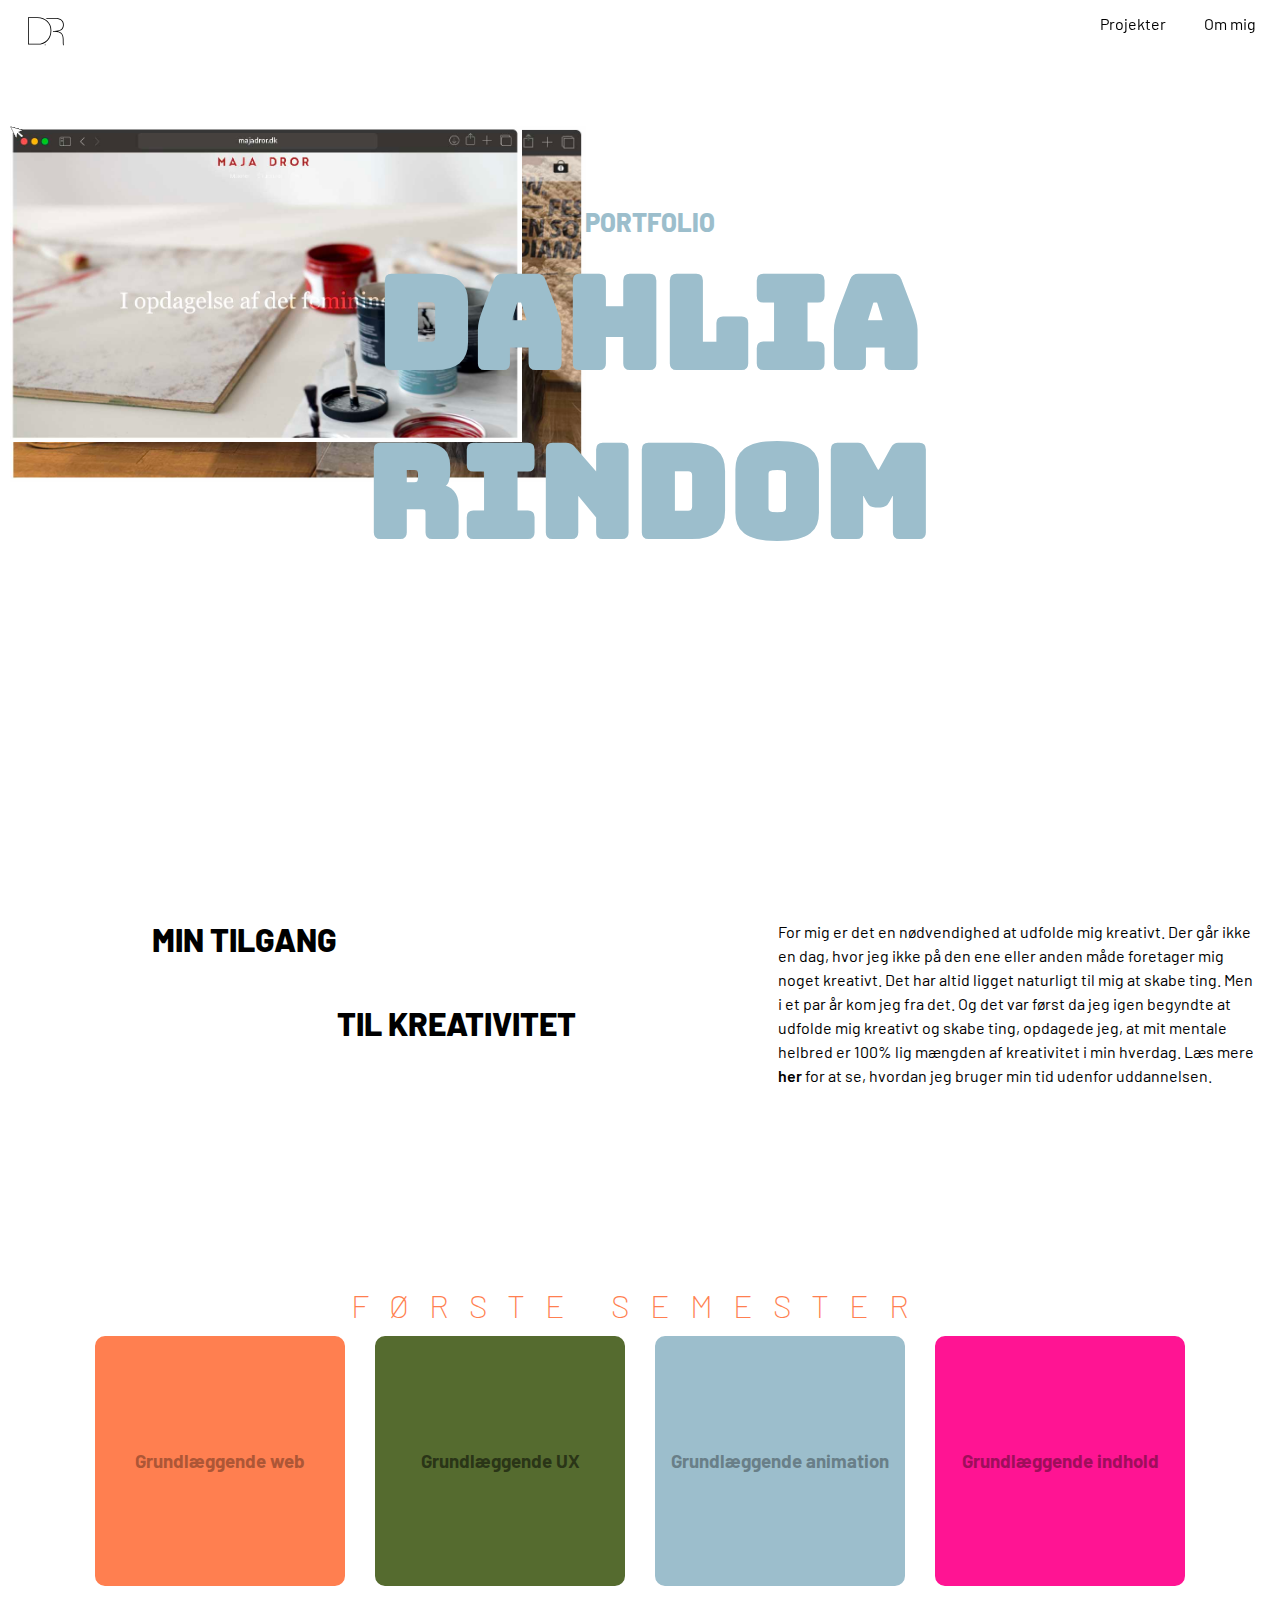
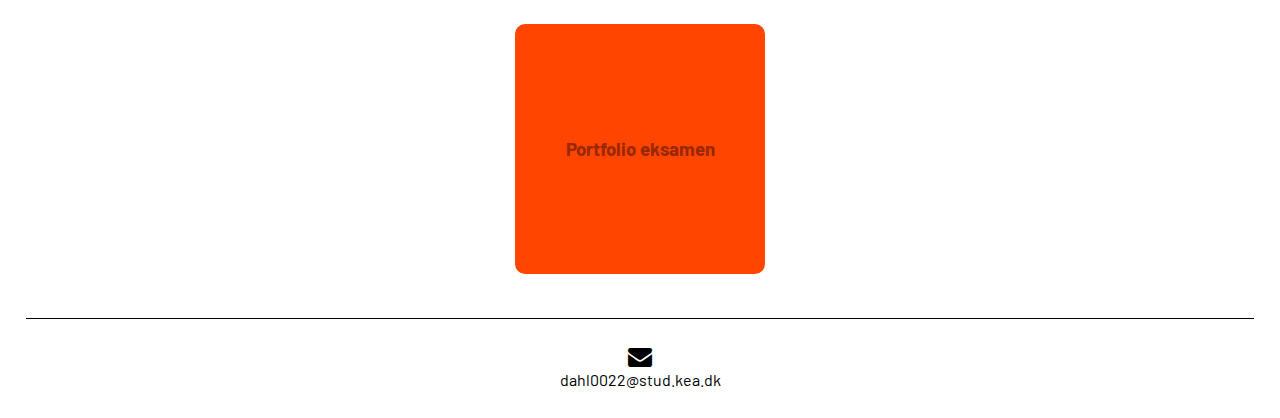
<file: index.html>
<!DOCTYPE html>
<html lang="da">
  <head>
    <meta charset="UTF-8" />
    <meta http-equiv="X-UA-Compatible" content="IE=edge" />
    <meta name="viewport" content="width=device-width, initial-scale=1.0" />
    <title>Eksamen</title>
    <link rel="stylesheet" href="mutual.css" />
    <link rel="stylesheet" href="index.css" />
    <link rel="preconnect" href="https://fonts.googleapis.com" />
    <link rel="preconnect" href="https://fonts.gstatic.com" crossorigin />
    <link
      href="https://fonts.googleapis.com/css2?family=Barlow:wght@100;200;300;400;500&display=swap"
      rel="stylesheet"
    />
    <link rel="preconnect" href="https://fonts.googleapis.com" />
    <link rel="preconnect" href="https://fonts.gstatic.com" crossorigin />
    <link
      href="https://fonts.googleapis.com/css2?family=Rock+3D&display=swap"
      rel="stylesheet"
    />
    <link rel="preconnect" href="https://fonts.googleapis.com" />
    <link rel="preconnect" href="https://fonts.gstatic.com" crossorigin />
    <link
      href="https://fonts.googleapis.com/css2?family=Bungee+Inline&display=swap"
      rel="stylesheet"
    />
    <link
      rel="stylesheet"
      href="https://cdnjs.cloudflare.com/ajax/libs/font-awesome/4.7.0/css/font-awesome.min.css"
    />
    <link rel="icon" type="image/x-icon" href="img/favicon.svg" />
  </head>
  <body>
    <nav>
      <a href="index.html" class="logo"
        ><img src="img/logo.svg" alt="logo"
      /></a>
      <a href="om.html">Om mig</a>
      <a href="projekter.html">Projekter</a>
    </nav>

    <main>
      <div id="screen">
        <div class="section_wrapper">
          <div class="overskrift">
            <h2>Portfolio</h2>
            <h1>Dahlia Rindom</h1>
          </div>
          <div id="projekt1_container" class="projekt1">
            <div id="projekt1_sprite"></div>
          </div>
          <div id="projekt2_container" class="projekt2">
            <div id="projekt2_sprite"></div>
          </div>
          <div id="projekt3_container" class="projekt3">
            <div id="projekt3_sprite"></div>
          </div>
          <div id="projekt4_container" class="projekt4">
            <div id="projekt4_sprite"></div>
          </div>
          <div id="mus_container" class="mus">
            <div id="mus_sprite"></div>
          </div>
          <div id="mus2_container" class="mus2">
            <div id="mus2_sprite"></div>
          </div>
          <div id="mus3_container" class="mus3">
            <div id="mus3_sprite"></div>
          </div>
          <div id="mus4_container" class="mus4">
            <div id="mus4_sprite"></div>
          </div>
        </div>
      </div>
      <div id="section_2">
        <div class="section_wrapper">
          <div class="left">
            <h2 class="op">Min tilgang</h2>
            <h2 class="ned">til kreativitet</h2>
          </div>
          <div class="right">
            <p>
              For mig er det en nødvendighed at udfolde mig kreativt. Der går
              ikke en dag, hvor jeg ikke på den ene eller anden måde foretager
              mig noget kreativt. Det har altid ligget naturligt til mig at
              skabe ting. Men i et par år kom jeg fra det. Og det var først da
              jeg igen begyndte at udfolde mig kreativt og skabe ting, opdagede
              jeg, at mit mentale helbred er 100% lig mængden af kreativitet i
              min hverdag. Læs mere <a class="link" href="om.html">her</a> for
              at se, hvordan jeg bruger min tid udenfor uddannelsen.
            </p>
          </div>
        </div>
      </div>
      <div id="section_3">
        <h2>Første semester</h2>
        <section class="foerste_sem_projekter">
          <a href="tema1.html">
            <div class="tema tema_1"><h3>Grundlæggende web</h3></div></a
          >
          <a href="tema2.html">
            <div class="tema tema_2"><h3>Grundlæggende UX</h3></div></a
          >
          <a href="tema3.html">
            <div class="tema tema_3"><h3>Grundlæggende animation</h3></div></a
          >
          <a href="tema4.html">
            <div class="tema tema_4"><h3>Grundlæggende indhold</h3></div></a
          >
          <a href="tema5.html">
            <div class="tema tema_5"><h3>Portfolio eksamen</h3></div></a
          >
        </section>
      </div>
    </main>
    <footer>
      <i class="fa fa-envelope" style="font-size: 24px"></i>
      <p>dahl0022@stud.kea.dk</p>
    </footer>
  </body>
</html>
</file>
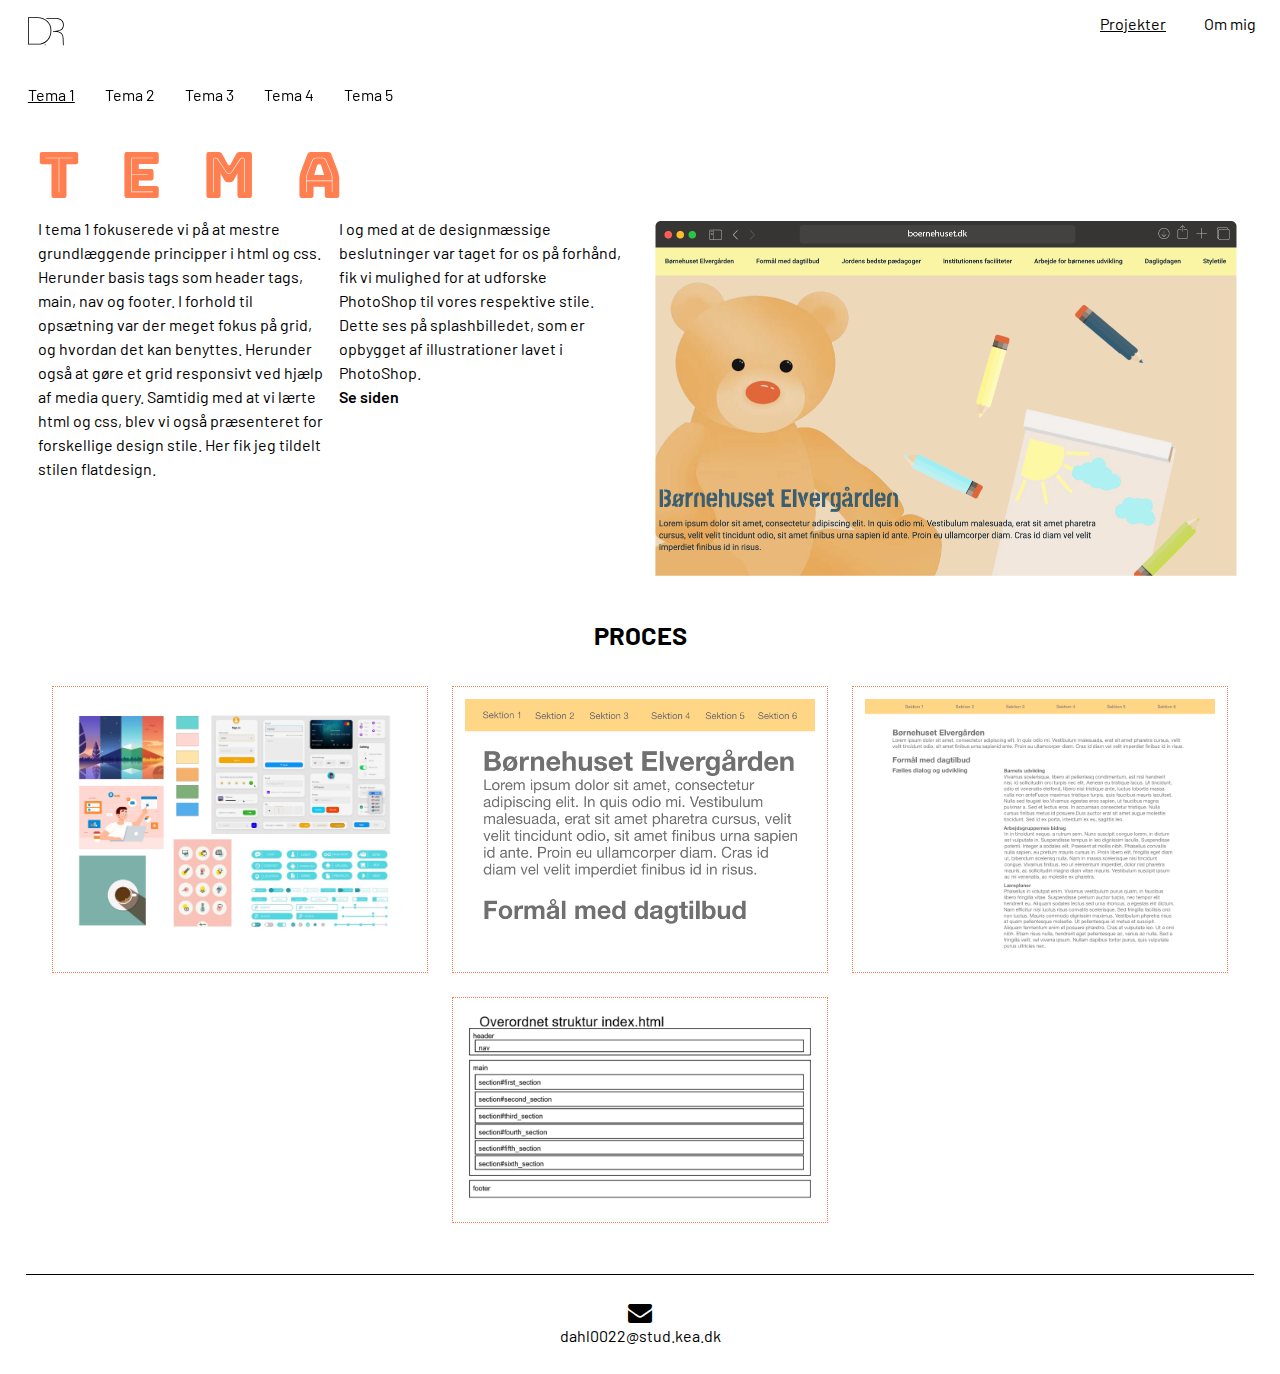
<file: tema1.html>
<!DOCTYPE html>
<html lang="da">
  <head>
    <meta charset="UTF-8" />
    <meta http-equiv="X-UA-Compatible" content="IE=edge" />
    <meta name="viewport" content="width=device-width, initial-scale=1.0" />
    <title>Eksamen</title>
    <link rel="stylesheet" href="mutual.css" />
    <link rel="stylesheet" href="tema1.css" />
    <link rel="preconnect" href="https://fonts.googleapis.com" />
    <link rel="preconnect" href="https://fonts.gstatic.com" crossorigin />
    <link
      href="https://fonts.googleapis.com/css2?family=Barlow:wght@100;200;300;400;500&display=swap"
      rel="stylesheet"
    />
    <link
      href="https://fonts.googleapis.com/css2?family=Bungee+Inline&display=swap"
      rel="stylesheet"
    />
    <link
      rel="stylesheet"
      href="https://cdnjs.cloudflare.com/ajax/libs/font-awesome/4.7.0/css/font-awesome.min.css"
    />
    <link rel="icon" type="image/x-icon" href="img/favicon.svg" />
  </head>

  <body>
    <nav>
      <a href="index.html" class="logo"
        ><img src="img/logo.svg" alt="logo"
      /></a>
      <a href="om.html">Om mig</a>
      <a href="projekter.html" class="location">Projekter</a>
    </nav>
    <main>
      <header class="lokal">
        <nav>
          <ul>
            <li><a href="tema1.html" class="location">Tema 1</a></li>
            <li><a href="tema2.html">Tema 2</a></li>
            <li><a href="tema3.html">Tema 3</a></li>
            <li><a href="tema4.html">Tema 4</a></li>
            <li><a href="tema5.html">Tema 5</a></li>
          </ul>
        </nav>
      </header>
      <div id="section_1">
        <h1>Tema</h1>
        <div class="section_wrapper">
          <div class="tekst">
            <div>
              <p>
                I tema 1 fokuserede vi på at mestre grundlæggende principper i
                html og css. Herunder basis tags som header tags, main, nav og
                footer. I forhold til opsætning var der meget fokus på grid, og
                hvordan det kan benyttes. Herunder også at gøre et grid
                responsivt ved hjælp af media query. Samtidig med at vi lærte
                html og css, blev vi også præsenteret for forskellige design
                stile. Her fik jeg tildelt stilen flatdesign.
              </p>
            </div>
            <div>
              <p>
                I og med at de designmæssige beslutninger var taget for os på
                forhånd, fik vi mulighed for at udforske PhotoShop til vores
                respektive stile. Dette ses på splashbilledet, som er opbygget
                af illustrationer lavet i PhotoShop.
                <br />
                <a
                  href="http://dahliarindom.dk/kea/02_web/04_responsive/responsive_site_v2/"
                  class="link"
                  >Se siden</a
                >
              </p>
            </div>
          </div>
          <img src="img/projekt1.png" alt="projekt1" />
        </div>
      </div>
      <div id="section_2">
        <h2>Proces</h2>
        <div class="section_wrapper">
          <div class="streg">
            <img src="img/moodboard_tema1.png" alt="moodboard" />
          </div>
          <div class="streg">
            <img src="img/mockup_telefon.png" alt="mockup telefon" />
          </div>
          <div class="streg">
            <img src="img/mockup_computer.png" alt="mockup computer" />
          </div>
          <div class="streg">
            <img src="img/layoutdiagram.png" alt="layout diagram" />
          </div>
        </div>
      </div>
    </main>
    <footer>
      <i class="fa fa-envelope" style="font-size: 24px"></i>
      <p>dahl0022@stud.kea.dk</p>
    </footer>
  </body>
</html>
</file>
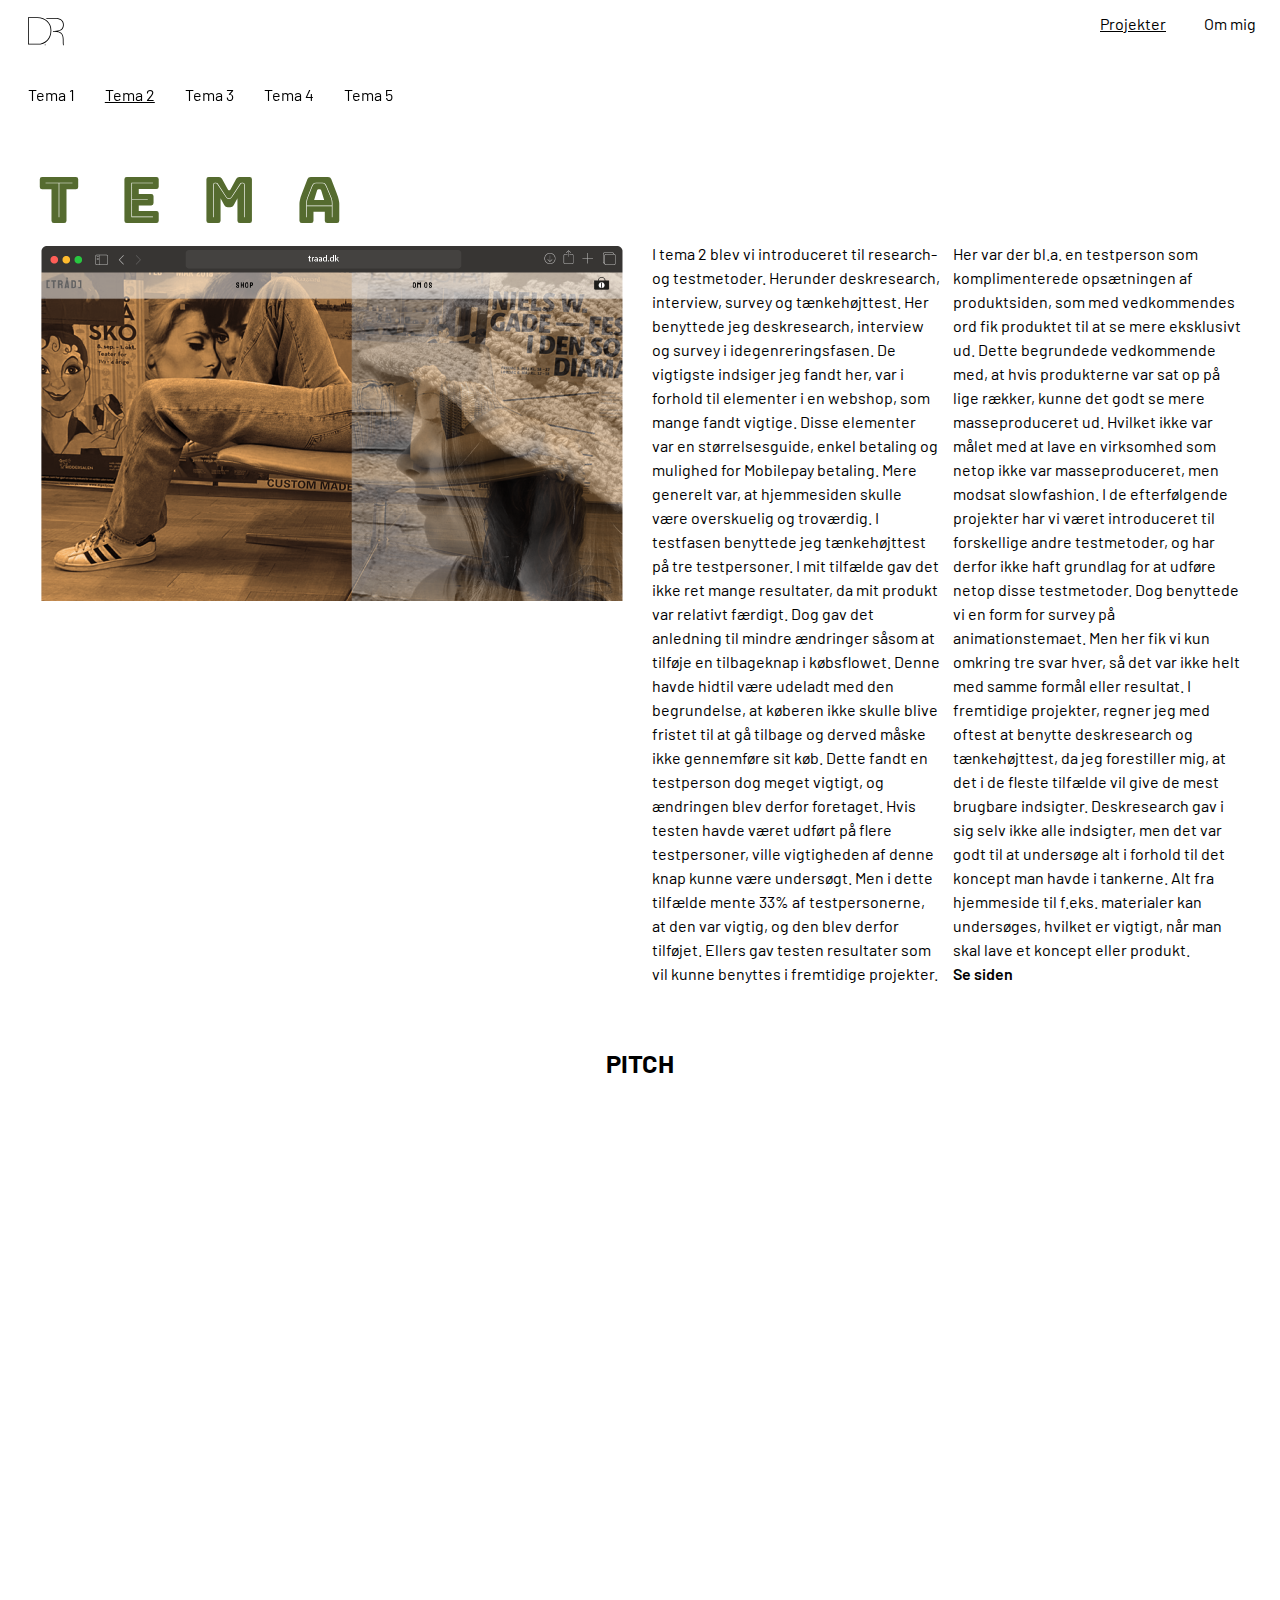
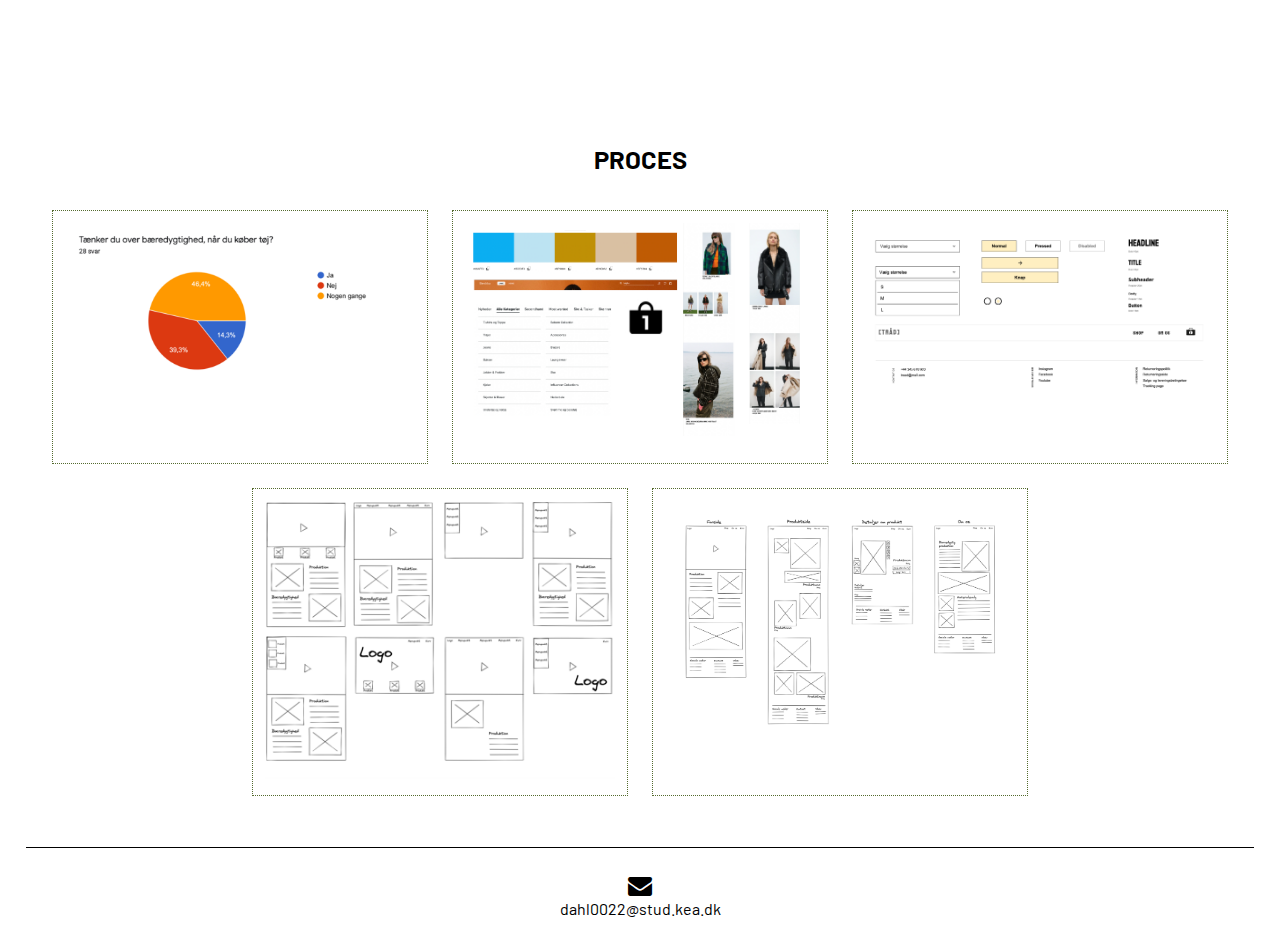
<file: tema2.html>
<!DOCTYPE html>
<html lang="da">
  <head>
    <meta charset="UTF-8" />
    <meta http-equiv="X-UA-Compatible" content="IE=edge" />
    <meta name="viewport" content="width=device-width, initial-scale=1.0" />
    <title>Eksamen</title>
    <link rel="stylesheet" href="mutual.css" />
    <link rel="stylesheet" href="tema2.css" />
    <link rel="preconnect" href="https://fonts.googleapis.com" />
    <link rel="preconnect" href="https://fonts.gstatic.com" crossorigin />
    <link
      href="https://fonts.googleapis.com/css2?family=Barlow:wght@100;200;300;400;500&display=swap"
      rel="stylesheet"
    />
    <link
      href="https://fonts.googleapis.com/css2?family=Bungee+Inline&display=swap"
      rel="stylesheet"
    />
    <link
      rel="stylesheet"
      href="https://cdnjs.cloudflare.com/ajax/libs/font-awesome/4.7.0/css/font-awesome.min.css"
    />
    <link rel="icon" type="image/x-icon" href="img/favicon.svg" />
  </head>
  <body>
    <nav>
      <a href="index.html" class="logo"
        ><img src="img/logo.svg" alt="logo"
      /></a>
      <a href="om.html">Om mig</a>
      <a href="projekter.html" class="location">Projekter</a>
    </nav>
    <main>
      <header class="lokal">
        <nav>
          <ul>
            <li><a href="tema1.html">Tema 1</a></li>
            <li><a href="tema2.html" class="location">Tema 2</a></li>
            <li><a href="tema3.html">Tema 3</a></li>
            <li><a href="tema4.html">Tema 4</a></li>
            <li><a href="tema5.html">Tema 5</a></li>
          </ul>
        </nav>
      </header>

      <div id="section_1">
        <h1>Tema</h1>
        <div class="section_wrapper">
          <img src="img/projekt2.png" alt="projekt2" />
          <div class="tekst">
            <div>
              <p>
                I tema 2 blev vi introduceret til research- og testmetoder.
                Herunder deskresearch, interview, survey og tænkehøjttest. Her
                benyttede jeg deskresearch, interview og survey i
                idegenreringsfasen. De vigtigste indsiger jeg fandt her, var i
                forhold til elementer i en webshop, som mange fandt vigtige.
                Disse elementer var en størrelsesguide, enkel betaling og
                mulighed for Mobilepay betaling. Mere generelt var, at
                hjemmesiden skulle være overskuelig og troværdig. I testfasen
                benyttede jeg tænkehøjttest på tre testpersoner. I mit tilfælde
                gav det ikke ret mange resultater, da mit produkt var relativt
                færdigt. Dog gav det anledning til mindre ændringer såsom at
                tilføje en tilbageknap i købsflowet. Denne havde hidtil være
                udeladt med den begrundelse, at køberen ikke skulle blive
                fristet til at gå tilbage og derved måske ikke gennemføre sit
                køb. Dette fandt en testperson dog meget vigtigt, og ændringen
                blev derfor foretaget. Hvis testen havde været udført på flere
                testpersoner, ville vigtigheden af denne knap kunne være
                undersøgt. Men i dette tilfælde mente 33% af testpersonerne, at
                den var vigtig, og den blev derfor tilføjet. Ellers gav testen
                resultater som vil kunne benyttes i fremtidige projekter.
              </p>
            </div>
            <div>
              <p>
                Her var der bl.a. en testperson som komplimenterede opsætningen
                af produktsiden, som med vedkommendes ord fik produktet til at
                se mere eksklusivt ud. Dette begrundede vedkommende med, at hvis
                produkterne var sat op på lige rækker, kunne det godt se mere
                masseproduceret ud. Hvilket ikke var målet med at lave en
                virksomhed som netop ikke var masseproduceret, men modsat
                slowfashion. I de efterfølgende projekter har vi været
                introduceret til forskellige andre testmetoder, og har derfor
                ikke haft grundlag for at udføre netop disse testmetoder. Dog
                benyttede vi en form for survey på animationstemaet. Men her fik
                vi kun omkring tre svar hver, så det var ikke helt med samme
                formål eller resultat. I fremtidige projekter, regner jeg med
                oftest at benytte deskresearch og tænkehøjttest, da jeg
                forestiller mig, at det i de fleste tilfælde vil give de mest
                brugbare indsigter. Deskresearch gav i sig selv ikke alle
                indsigter, men det var godt til at undersøge alt i forhold til
                det koncept man havde i tankerne. Alt fra hjemmeside til f.eks.
                materialer kan undersøges, hvilket er vigtigt, når man skal lave
                et koncept eller produkt.
              </p>

              <a
                href="https://xd.adobe.com/view/3d13a9aa-2109-4512-854a-c06d16c92d03-6840/"
                class="link"
                >Se siden</a
              >
            </div>
          </div>
        </div>
      </div>

      <div id="section_2">
        <h2>Pitch</h2>
        <div class="section_wrapper">
          <iframe
            class="responsive-iframe"
            src="https://onedrive.live.com/embed?cid=98DDAA2450AF98B0&amp;resid=98DDAA2450AF98B0%214228&amp;authkey=AL2IY2KARi7qYRk&amp;em=2&amp;wdAr=1.7777777777777777"
            width="962"
            height="565"
          ></iframe>
        </div>
      </div>
      <div id="section_3">
        <h2>Proces</h2>
        <div class="section_wrapper">
          <div class="streg">
            <img src="img/survey_2.png" alt="suvey" />
          </div>
          <div class="streg">
            <img src="img/moodboard_2.png" alt="moodboard" />
          </div>
          <div class="streg">
            <img src="img/ui_elementer_2.png" alt="ui elementer" />
          </div>
          <div class="streg">
            <img src="img/crazy_2.png" alt="crazy 8's" />
          </div>
          <div class="streg">
            <img src="img/solutionsketch_2.png" alt="solutionsketch" />
          </div>
        </div>
      </div>
    </main>
    <footer>
      <i class="fa fa-envelope" style="font-size: 24px"></i>
      <p>dahl0022@stud.kea.dk</p>
    </footer>
  </body>
</html>
</file>
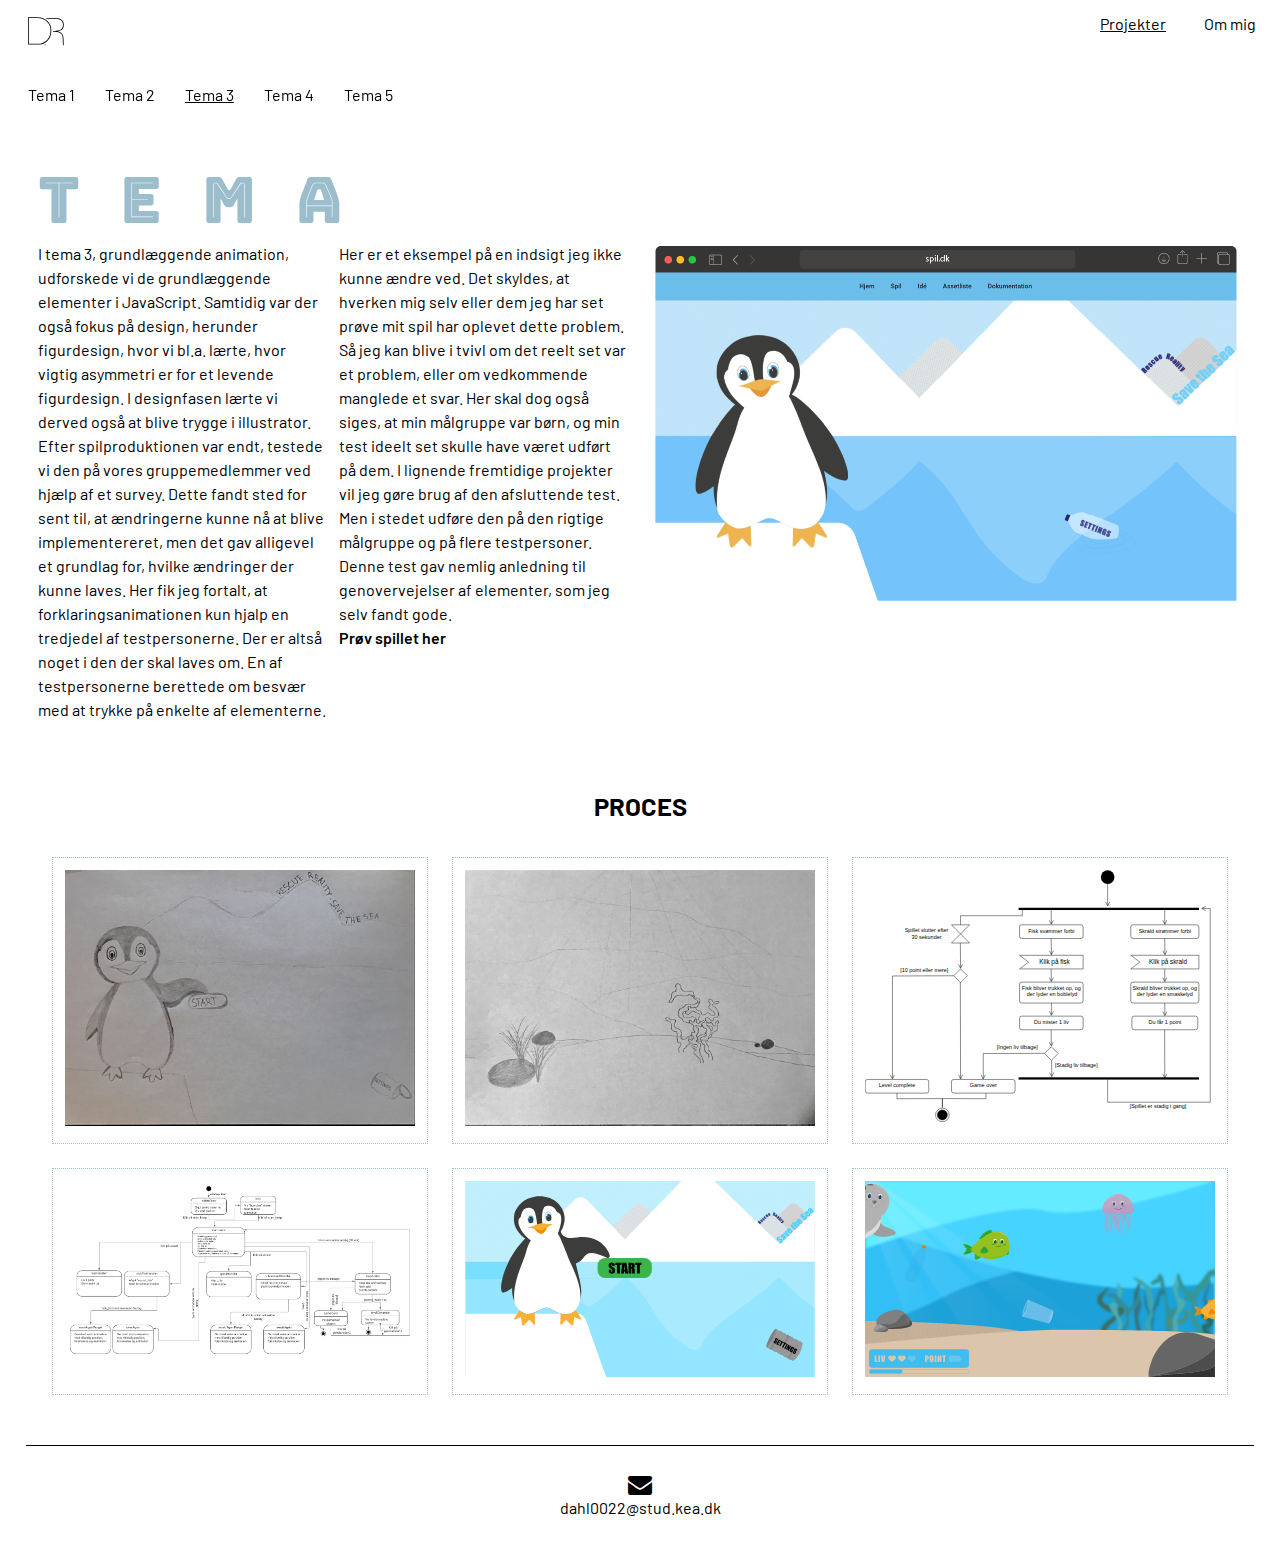
<file: tema3.html>
<!DOCTYPE html>
<html lang="da">
  <head>
    <meta charset="UTF-8" />
    <meta http-equiv="X-UA-Compatible" content="IE=edge" />
    <meta name="viewport" content="width=device-width, initial-scale=1.0" />
    <title>Eksamen</title>
    <link rel="stylesheet" href="mutual.css" />
    <link rel="stylesheet" href="tema3.css" />
    <link rel="preconnect" href="https://fonts.googleapis.com" />
    <link rel="preconnect" href="https://fonts.gstatic.com" crossorigin />
    <link
      href="https://fonts.googleapis.com/css2?family=Barlow:wght@100;200;300;400;500&display=swap"
      rel="stylesheet"
    />
    <link
      rel="stylesheet"
      href="https://cdnjs.cloudflare.com/ajax/libs/font-awesome/4.7.0/css/font-awesome.min.css"
    />
    <link
      href="https://fonts.googleapis.com/css2?family=Bungee+Inline&display=swap"
      rel="stylesheet"
    />
    <link rel="icon" type="image/x-icon" href="img/favicon.svg" />
  </head>
  <body>
    <nav>
      <a href="index.html" class="logo"
        ><img src="img/logo.svg" alt="logo"
      /></a>
      <a href="om.html">Om mig</a>
      <a href="projekter.html" class="location">Projekter</a>
    </nav>
    <main>
      <header class="lokal">
        <nav>
          <ul>
            <li><a href="tema1.html">Tema 1</a></li>
            <li><a href="tema2.html">Tema 2</a></li>
            <li><a href="tema3.html" class="location">Tema 3</a></li>
            <li><a href="tema4.html">Tema 4</a></li>
            <li><a href="tema5.html">Tema 5</a></li>
          </ul>
        </nav>
      </header>

      <div id="section_1">
        <h1>Tema</h1>
        <div class="section_wrapper">
          <div class="tekst">
            <div>
              <p>
                I tema 3, grundlæggende animation, udforskede vi de
                grundlæggende elementer i JavaScript. Samtidig var der også
                fokus på design, herunder figurdesign, hvor vi bl.a. lærte, hvor
                vigtig asymmetri er for et levende figurdesign. I designfasen
                lærte vi derved også at blive trygge i illustrator. Efter
                spilproduktionen var endt, testede vi den på vores
                gruppemedlemmer ved hjælp af et survey. Dette fandt sted for
                sent til, at ændringerne kunne nå at blive implementereret, men
                det gav alligevel et grundlag for, hvilke ændringer der kunne
                laves. Her fik jeg fortalt, at forklaringsanimationen kun hjalp
                en tredjedel af testpersonerne. Der er altså noget i den der
                skal laves om. En af testpersonerne berettede om besvær med at
                trykke på enkelte af elementerne.
              </p>
            </div>
            <div>
              <p>
                Her er et eksempel på en indsigt jeg ikke kunne ændre ved. Det
                skyldes, at hverken mig selv eller dem jeg har set prøve mit
                spil har oplevet dette problem. Så jeg kan blive i tvivl om det
                reelt set var et problem, eller om vedkommende manglede et svar.
                Her skal dog også siges, at min målgruppe var børn, og min test
                ideelt set skulle have været udført på dem. I lignende
                fremtidige projekter vil jeg gøre brug af den afsluttende test.
                Men i stedet udføre den på den rigtige målgruppe og på flere
                testpersoner. Denne test gav nemlig anledning til
                genovervejelser af elementer, som jeg selv fandt gode.
              </p>
              <a
                class="link"
                href="http://dahliarindom.dk/kea/04_animation/spil/spil.html"
                >Prøv spillet her</a
              >
            </div>
          </div>
          <img src="img/projekt3.png" alt="projekt3" />
        </div>
      </div>
      <div id="section_2">
        <h2>Proces</h2>
        <div class="section_wrapper">
          <div class="streg">
            <img src="img/skitse1.jpg" alt="skitse1" />
          </div>
          <div class="streg">
            <img src="img/skitse2.jpg" alt="skitse2" />
          </div>
          <div class="streg">
            <img src="img/diagram.svg" alt="diagram" />
          </div>
          <div class="streg">
            <img src="img/statemachine.png" alt="statemachine" />
          </div>
          <div class="streg">
            <img src="img/forside.svg" alt="forside" />
          </div>
          <div class="streg">
            <img src="img/bane.svg" alt="bane" />
          </div>
        </div>
      </div>
    </main>
    <footer>
      <i class="fa fa-envelope" style="font-size: 24px"></i>
      <p>dahl0022@stud.kea.dk</p>
    </footer>
  </body>
</html>
</file>
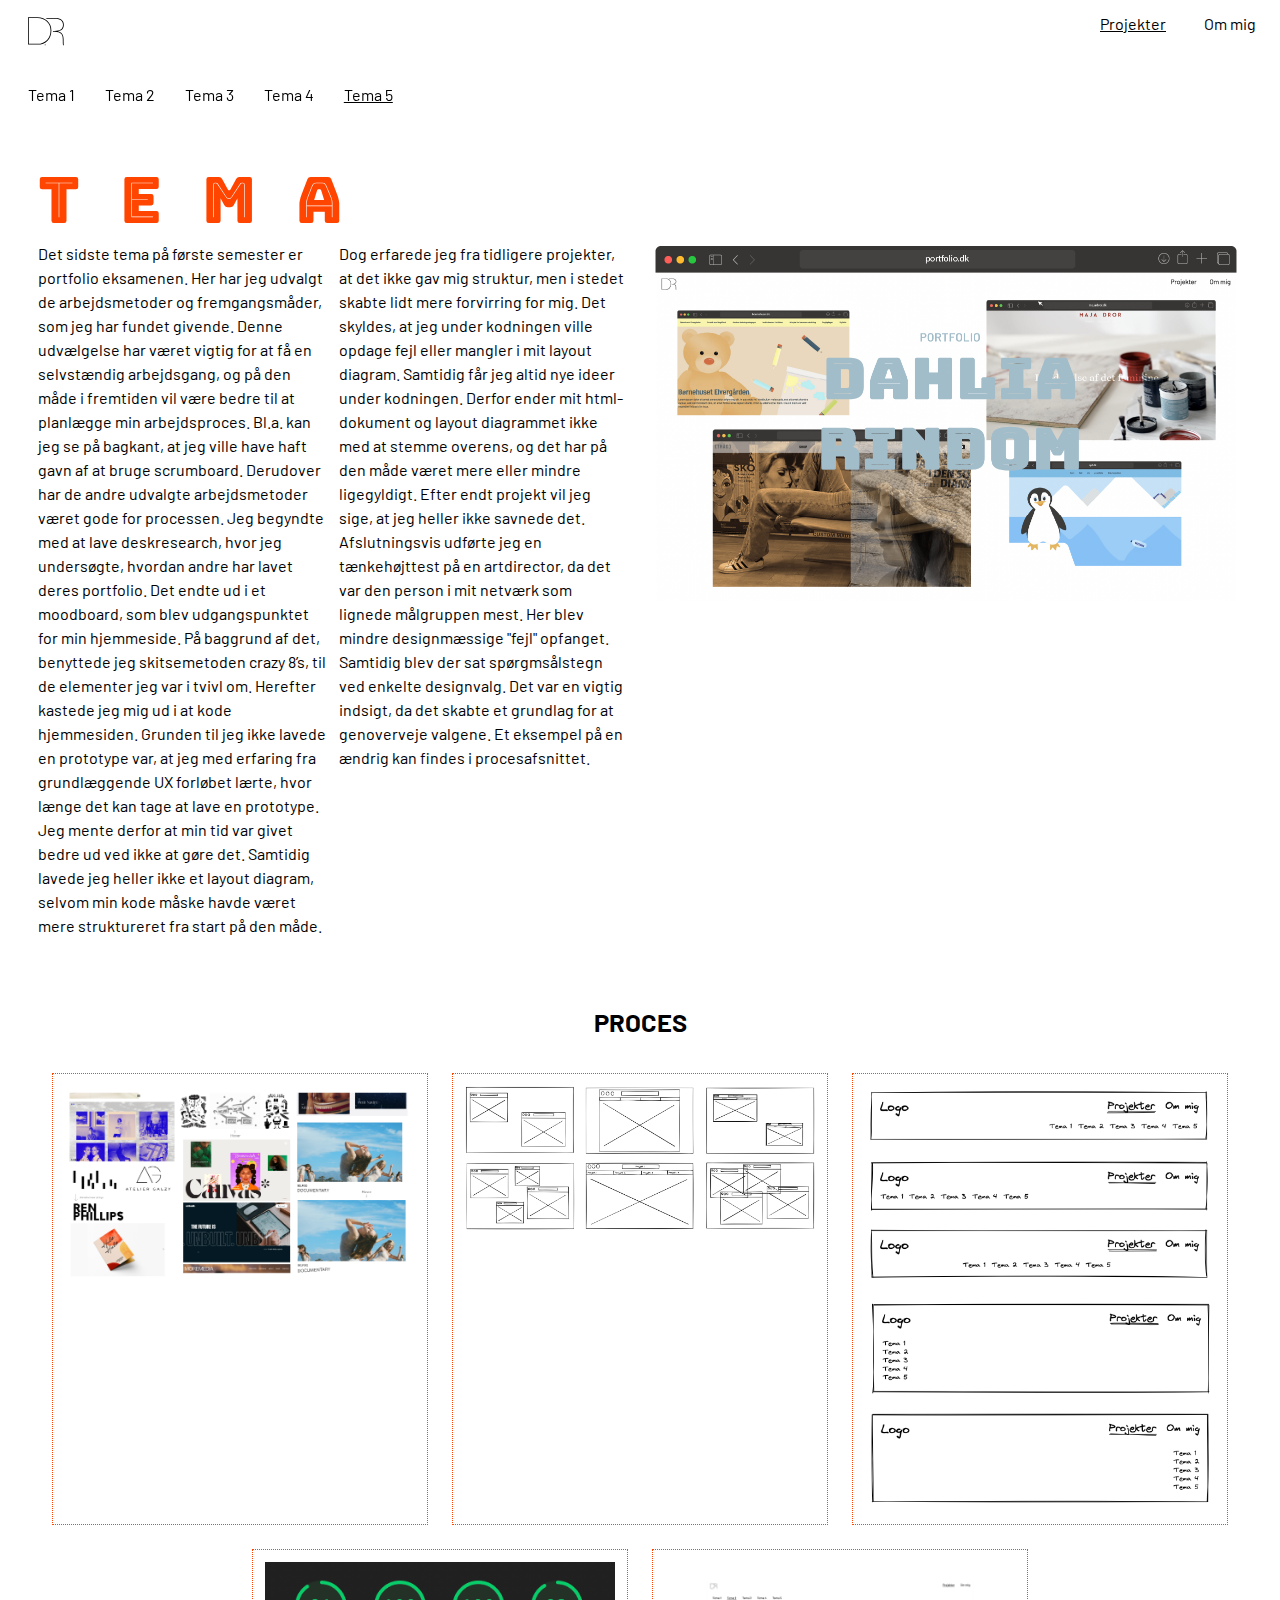
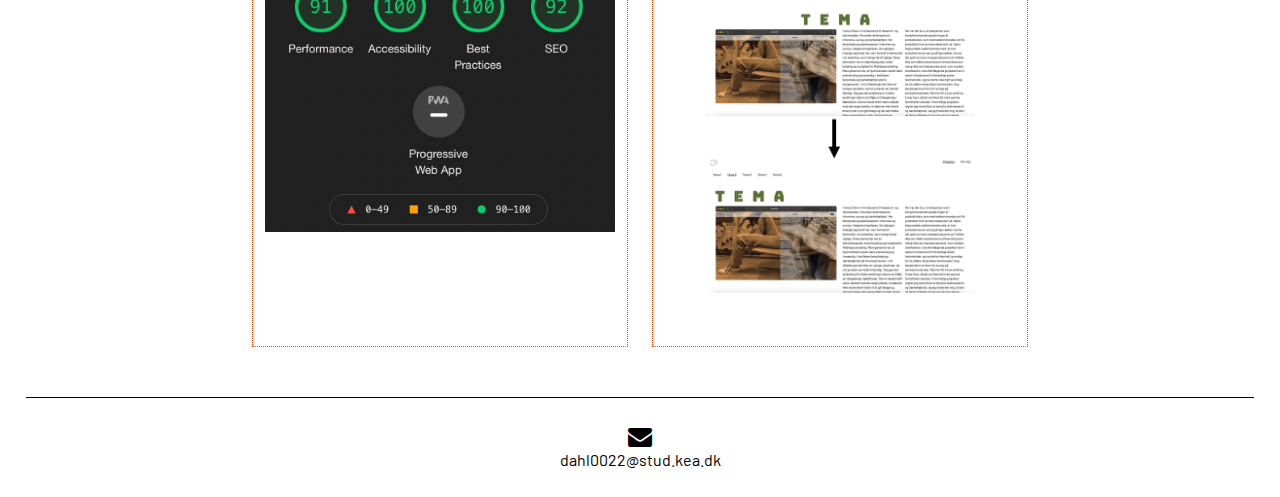
<file: tema5.html>
<!DOCTYPE html>
<html lang="da">
  <head>
    <meta charset="UTF-8" />
    <meta http-equiv="X-UA-Compatible" content="IE=edge" />
    <meta name="viewport" content="width=device-width, initial-scale=1.0" />
    <title>Eksamen</title>
    <link rel="stylesheet" href="mutual.css" />
    <link rel="stylesheet" href="tema5.css" />
    <link rel="preconnect" href="https://fonts.googleapis.com" />
    <link rel="preconnect" href="https://fonts.gstatic.com" crossorigin />
    <link
      href="https://fonts.googleapis.com/css2?family=Barlow:wght@100;200;300;400;500&display=swap"
      rel="stylesheet"
    />
    <link
      rel="stylesheet"
      href="https://cdnjs.cloudflare.com/ajax/libs/font-awesome/4.7.0/css/font-awesome.min.css"
    />
    <link
      href="https://fonts.googleapis.com/css2?family=Bungee+Inline&display=swap"
      rel="stylesheet"
    />
    <link rel="icon" type="image/x-icon" href="img/favicon.svg" />
  </head>
  <body>
    <nav>
      <a href="index.html" class="logo"
        ><img src="img/logo.svg" alt="logo"
      /></a>
      <a href="om.html">Om mig</a>
      <a href="projekter.html" class="location">Projekter</a>
    </nav>
    <main>
      <header class="lokal">
        <nav>
          <ul>
            <li><a href="tema1.html">Tema 1</a></li>
            <li><a href="tema2.html">Tema 2</a></li>
            <li><a href="tema3.html">Tema 3</a></li>
            <li><a href="tema4.html">Tema 4</a></li>
            <li><a href="tema5.html" class="location">Tema 5</a></li>
          </ul>
        </nav>
      </header>

      <div id="section_1">
        <h1>Tema</h1>
        <div class="section_wrapper">
          <div class="tekst">
            <div>
              <p>
                Det sidste tema på første semester er portfolio eksamenen. Her
                har jeg udvalgt de arbejdsmetoder og fremgangsmåder, som jeg har
                fundet givende. Denne udvælgelse har været vigtig for at få en
                selvstændig arbejdsgang, og på den måde i fremtiden vil være
                bedre til at planlægge min arbejdsproces. Bl.a. kan jeg se på
                bagkant, at jeg ville have haft gavn af at bruge scrumboard.
                Derudover har de andre udvalgte arbejdsmetoder været gode for
                processen. Jeg begyndte med at lave deskresearch, hvor jeg
                undersøgte, hvordan andre har lavet deres portfolio. Det endte
                ud i et moodboard, som blev udgangspunktet for min hjemmeside.
                På baggrund af det, benyttede jeg skitsemetoden crazy 8’s, til
                de elementer jeg var i tvivl om. Herefter kastede jeg mig ud i
                at kode hjemmesiden. Grunden til jeg ikke lavede en prototype
                var, at jeg med erfaring fra grundlæggende UX forløbet lærte,
                hvor længe det kan tage at lave en prototype. Jeg mente derfor
                at min tid var givet bedre ud ved ikke at gøre det. Samtidig
                lavede jeg heller ikke et layout diagram, selvom min kode måske
                havde været mere struktureret fra start på den måde.
              </p>
            </div>
            <div>
              <p>
                Dog erfarede jeg fra tidligere projekter, at det ikke gav mig
                struktur, men i stedet skabte lidt mere forvirring for mig. Det
                skyldes, at jeg under kodningen ville opdage fejl eller mangler
                i mit layout diagram. Samtidig får jeg altid nye ideer under
                kodningen. Derfor ender mit html-dokument og layout diagrammet
                ikke med at stemme overens, og det har på den måde været mere
                eller mindre ligegyldigt. Efter endt projekt vil jeg sige, at
                jeg heller ikke savnede det. <br />Afslutningsvis udførte jeg en
                tænkehøjttest på en artdirector, da det var den person i mit
                netværk som lignede målgruppen mest. Her blev mindre
                designmæssige "fejl" opfanget. Samtidig blev der sat
                spørgmsålstegn ved enkelte designvalg. Det var en vigtig
                indsigt, da det skabte et grundlag for at genoverveje valgene.
                Et eksempel på en ændrig kan findes i procesafsnittet.
              </p>
            </div>
          </div>
          <img src="img/projekt5.png" alt="projekt5" />
        </div>
      </div>
      <div id="section_2">
        <h2>Proces</h2>
        <div class="section_wrapper">
          <div class="streg">
            <img src="img/tema5_moodboard.png" alt="moodboard" />
          </div>
          <div class="streg">
            <img src="img/tema5_crazy.png" alt="crazy 8's" />
          </div>
          <div class="streg">
            <img src="img/lokal_menu.png" alt="lokal menu crazy 8's" />
          </div>
          <div class="streg">
            <img src="img/lighthouse.png" alt="lighthouse" />
          </div>
          <div class="streg">
            <img src="img/ret/Slide1.png" alt="rettet fejl" />
          </div>
        </div>
      </div>
    </main>
    <footer>
      <i class="fa fa-envelope" style="font-size: 24px"></i>
      <p>dahl0022@stud.kea.dk</p>
    </footer>
  </body>
</html>
</file>
<file: mutual.css>
* {
  margin: 0;
  padding: 0;
}
nav img {
  width: 40px;
  padding: 2px;
  margin-left: 10px;
}
main img {
  max-width: 100%;
}

nav a {
  list-style-type: none;
  margin: 0;
  padding: 0;
  float: right;
  margin-right: 10px;
}
.logo {
  float: left;
}
nav a {
  color: black;
  text-align: center;
  padding: 14px;
  text-decoration: none;
  font-family: "Barlow", sans-serif;
  font-size: 1rem;
}

header {
  padding: 1%;
  z-index: 1;
}
a:hover {
  text-decoration: underline;
}
.location {
  text-decoration: underline;
}
p,
.link {
  color: black;
  text-decoration: none;
  font-family: "Barlow", sans-serif;
  font-size: 1rem;
  line-height: 1.5rem;
}
.link {
  font-weight: 600;
}
h2 {
  font-family: "Barlow", sans-serif;
  text-transform: uppercase;
  font-weight: 700;
  font-size: 1.6rem;
}
.lokal {
  margin-top: 0;
  padding-top: 0;
}
nav {
  padding-bottom: 0;
  margin-bottom: 0;
}
footer {
  font-family: "Barlow", sans-serif;
  font-size: 1rem;
  text-align: center;
  margin: 2%;
  margin-top: 0;
  padding-top: 2%;
  border-top: solid black 1px;
  margin-top: 3%;
}

.lokal {
  position: sticky;
  top: 0%;
  z-index: 1;
  background-color: rgba(255, 255, 255, 0.842);
  padding-bottom: 50px;
  padding-left: 1%;
}

main nav ul {
  list-style-type: none;
  margin: 0;
  padding: 0;
}
main nav ul a {
  margin: 15px;
  padding: 0;
}
main nav li {
  float: left;
}

main {
  margin-top: 0;
  padding-top: 70px;
}
</file>
<file: index.css>
#screen {
  position: relative;
  width: 100vw;
  aspect-ratio: 16/8;
  overflow: hidden;
  margin-top: 0;
  padding-top: 0;
}
#projekt1_container {
  width: 30%;
  position: absolute;
  aspect-ratio: 1179/728;
}
#projekt1_sprite {
  width: 100%;
  height: 100%;
  background-image: url(img/projekt1.jpg);
  background-size: cover;
}
.projekt1 {
  animation-name: projekt1_kf;
  animation-duration: 2s;
  animation-fill-mode: both;
  /* animation-iteration-count: infinite; */
  animation-timing-function: linear;
}
@keyframes projekt1_kf {
  0% {
    transform: translateX(-120%) translateY(50%);
  }

  100% {
    transform: translateX(10%) translateY(10%);
  }
}

#projekt2_container {
  width: 45%;
  position: absolute;
  aspect-ratio: 1179/728;
  /* top: 45%;
  left: 10%; */
}
#projekt2_sprite {
  width: 100%;
  height: 100%;
  background-image: url(img/projekt2.jpg);
  background-size: cover;
}
.projekt2 {
  animation-name: projekt2_kf;
  animation-duration: 2s;
  animation-fill-mode: both;
  /* animation-iteration-count: infinite; */
  animation-timing-function: linear;
  animation-delay: 4s;
}
@keyframes projekt2_kf {
  0% {
    transform: translateX(250%) translateY(50%);
  }

  100% {
    transform: translateX(20%) translateY(80%);
  }
}
#projekt3_container {
  width: 30%;
  position: absolute;
  aspect-ratio: 1179/728;
  /* top: 65%;
  left: 65%; */
}
#projekt3_sprite {
  width: 100%;
  height: 100%;
  background-image: url(img/projekt3.jpg);
  background-size: cover;
}
.projekt3 {
  animation-name: projekt3_kf;
  animation-duration: 2s;
  animation-fill-mode: both;
  /* animation-iteration-count: infinite; */
  animation-timing-function: linear;
  animation-delay: 6.5s;
}
@keyframes projekt3_kf {
  0% {
    transform: translateX(220%) translateY(350%);
  }

  100% {
    transform: translateX(200%) translateY(150%);
  }
}
#projekt4_container {
  width: 40%;
  position: absolute;
  aspect-ratio: 1179/728;
  /* top: 5%;
  left: 55%; */
}
#projekt4_sprite {
  width: 100%;
  height: 100%;
  background-image: url(img/projekt4.jpg);
  background-size: cover;
}
.projekt4 {
  animation-name: projekt4_kf;
  animation-duration: 3s;
  animation-fill-mode: both;
  /* animation-iteration-count: infinite; */
  animation-timing-function: linear;
  animation-delay: 9s;
}
@keyframes projekt4_kf {
  0% {
    transform: translateX(-220%) translateY(20%);
  }

  100% {
    transform: translateX(140%) translateY(0%);
  }
}
#mus_container {
  width: 1%;
  position: absolute;
  aspect-ratio: 231/209;
  /* top: 5%;
  left: 55%; */
}
#mus_sprite {
  width: 100%;
  height: 100%;
  background-image: url(img/mus.svg);
  background-size: cover;
}
.mus {
  animation-name: mus_kf;
  animation-duration: 4s;
  animation-fill-mode: both;
  /* animation-iteration-count: infinite; */
  animation-timing-function: linear;
}
@keyframes mus_kf {
  0% {
    transform: translateX(-1100%) translateY(1050%);
  }

  50% {
    transform: translateX(2800%) translateY(250%);
  }
  100% {
    transform: translateX(12000%) translateY(1500%);
  }
}
#mus2_container {
  width: 1%;
  position: absolute;
  aspect-ratio: 231/209;
  /* top: 5%;
  left: 55%; */
}
#mus2_sprite {
  width: 100%;
  height: 100%;
  background-image: url(img/mus.svg);
  background-size: cover;
}
.mus2 {
  animation-name: mus2_kf;
  animation-duration: 4s;
  animation-fill-mode: both;
  /* animation-iteration-count: infinite; */
  animation-timing-function: linear;
  animation-delay: 4s;
}
@keyframes mus2_kf {
  0% {
    transform: translateX(12000%) translateY(1600%);
  }
  50% {
    transform: translateX(1700%) translateY(2510%);
  }
  100% {
    transform: translateX(2700%) translateY(7000%);
  }
}
#mus3_container {
  width: 1%;
  position: absolute;
  aspect-ratio: 231/209;
  /* top: 5%;
  left: 55%; */
}
#mus3_sprite {
  width: 100%;
  height: 100%;
  background-image: url(img/mus.svg);
  background-size: cover;
}
.mus3 {
  animation-name: mus3_kf;
  animation-duration: 2.8s;
  animation-fill-mode: both;
  /* animation-iteration-count: infinite; */
  animation-timing-function: linear;
  animation-delay: 7.1s;
}
@keyframes mus3_kf {
  0% {
    transform: translateX(7000%) translateY(6000%);
  }
  50% {
    transform: translateX(6600%) translateY(3170%);
  }
  100% {
    transform: translateX(-2000%) translateY(500%);
  }
}
#mus4_container {
  width: 1%;
  position: absolute;
  aspect-ratio: 231/209;
  /* top: 5%;
  left: 55%; */
}
#mus4_sprite {
  width: 100%;
  height: 100%;
  background-image: url(img/mus.svg);
  background-size: cover;
}
.mus4 {
  animation-name: mus4_kf;
  animation-duration: 2s;
  animation-fill-mode: both;
  animation-timing-function: linear;
  animation-delay: 10s;
}
@keyframes mus4_kf {
  0% {
    transform: translateX(-3000%) translateY(400%);
  }
  100% {
    transform: translateX(6500%) translateY(45%);
  }
}
#screen .section_wrapper {
  width: 100%;
  height: 100vh;
  block-size: 768px;
  display: grid;
  grid-template-columns: 1fr 1fr 1fr;
  grid-template-rows: 0.5fr 1fr 2fr;
  /* gap: 10px; */
  margin-left: 10px;
}
.overskrift {
  grid-column: 2/3;
  grid-row: 2/3;
  z-index: 1;
  color: rgb(156, 190, 204);
  /* font-family: "Rock 3D", cursive; */
  font-family: "Bungee Inline", cursive;
  font-size: 5vw;
  text-align: center;
  font-weight: 100;
}
h2 {
  font-size: 2vw;
  text-align: center;
  font-family: "Barlow", sans-serif;
  text-transform: uppercase;
  font-weight: 800;
}
@media (max-width: 800px) {
  #screen .section_wrapper {
    width: 100%;
    height: 100vh;
    block-size: 768px;
    display: grid;
    grid-template-columns: 1fr 1fr 1fr;
    grid-template-rows: 1fr 1fr 12fr;
    /* gap: 10px; */
    margin-left: 10px;
  }
  .overskrift {
    grid-column: 2/3;
    grid-row: 2/3;
    z-index: 1;
    text-align: center;
  }
}
@media (max-width: 700px) {
  #section_2 .section_wrapper {
    display: grid;
    grid-template-columns: 1fr;
  }
}
@media (min-width: 900px) {
  #section_2 .section_wrapper {
    display: grid;
    grid-template-columns: 1.5fr 1fr;
    grid-template-rows: 1fr 1fr;
    gap: 3%;
  }
}
#section_2 {
  margin: 2%;
  margin-top: 12%;
  margin-bottom: 0;
  padding-bottom: 0;
}

#section_2 .section_wrapper h2 {
  font-size: 2rem;
}
#section_2 .section_wrapper .left {
  display: grid;
  grid-template-columns: 1fr 1.3fr;
}
#section_2 .section_wrapper .left .op {
  text-align: right;
}
#section_2 .section_wrapper .left .ned {
  text-align: left;
  grid-row: 2/3;
  grid-column: 2/3;
}
#section_3 {
  margin: 2%;
  margin-top: 30px;
  padding-top: 0;
}
#section_3 h2 {
  font-size: 2rem;
  letter-spacing: 20px;
  font-weight: 200;
  text-align: center;
  color: coral;
}

.tema {
  height: 250px;
  width: 250px;
  border: 5px solid #fff;
  border-radius: 15px;
  margin-top: 3%;
}

.tema_1 {
  background: coral;
  transition: ease 1s;
  color: rgb(173, 86, 54);
}
.tema_2 {
  background: darkolivegreen;
  transition: ease 1s;
  color: rgb(42, 53, 23);
}
.tema_3 {
  background: rgb(156, 190, 204);
  transition: ease 1s;
  color: rgb(105, 127, 136);
}
.tema_4 {
  background: deeppink;
  transition: ease 1s;
  color: rgb(158, 14, 91);
}
.tema_5 {
  background: orangered;
  transition: ease 1s;
  color: rgb(151, 40, 0);
}
.tema_1:hover {
  scale: 102%;
  color: rgb(255, 177, 148);
  transition: ease 1s;
}
.tema_2:hover {
  scale: 102%;
  color: rgb(109, 136, 61);
  transition: ease 1s;
}
.tema_3:hover {
  scale: 102%;
  transition: ease 1s;
  color: rgb(183, 220, 235);
}
.tema_4:hover {
  scale: 102%;
  transition: ease 1s;
  color: rgb(253, 112, 187);
}
.tema_5:hover {
  scale: 102%;
  transition: ease 1s;
  color: rgb(255, 123, 75);
}
.foerste_sem_projekter {
  display: flex;
  flex-flow: wrap;
  gap: 20px;
  justify-content: center;
}
.foerste_sem_projekter h3 {
  text-align: center;
  vertical-align: middle;
  line-height: 250px;
  font-family: "Barlow", sans-serif;
}
.foerste_sem_projekter a {
  text-decoration: none;
}
nav {
  position: sticky;
  top: 0%;
  z-index: 2;
  background-color: rgba(255, 255, 255, 0.719);
  padding-bottom: 56px;
  margin-top: 0;
  padding-top: 0;
}
</file>
<file: tema1.css>
@media (min-width: 1020px) {
  #section_1 .section_wrapper {
    display: grid;
    grid-template-columns: 1fr 1fr;
    gap: 2%;
  }
}
@media (min-width: 1250px) {
  #section_1 .section_wrapper .tekst {
    display: grid;
    grid-template-columns: 1fr 1fr;
    gap: 2%;
  }
}
@media (max-width: 1020px) {
  #section_1 .section_wrapper .tekst {
    display: grid;
    grid-template-columns: 1fr 1fr;
    gap: 2%;
  }
}
@media (max-width: 600px) {
  #section_1 .section_wrapper .tekst {
    display: grid;
    grid-template-columns: 1fr;
  }
}
#section_1 {
  margin: 3%;
  margin-top: 1%;
}
h1 {
  font-family: "Bungee Inline", cursive;
  font-size: 4rem;
  text-transform: uppercase;
  letter-spacing: 2.5rem;
  color: coral;
  font-weight: 100;
}
#section_2 .section_wrapper {
  display: flex;
  flex-wrap: wrap;
  justify-content: center;
}
#section_2 .section_wrapper div {
  width: 350px;
  margin: 1%;
}
#section_2 {
  margin-top: 0;
  margin: 3%;
}
.streg {
  padding: 1%;
  border: dotted 0.3px coral;
}
h2 {
  text-align: center;
  margin-bottom: 2%;
}
main nav {
  position: sticky;
  top: 0%;
  background-color: rgba(255, 255, 255, 0.92);
  margin-top: 0;
  padding-top: 0;
  z-index: 1;
}
</file>
<file: tema2.css>
#section_1 .section_wrapper {
  margin-bottom: 5%;
}
@media (min-width: 1020px) {
  #section_1 .section_wrapper {
    display: grid;
    grid-template-columns: 1fr 1fr;
    gap: 2%;
  }
}
@media (min-width: 1250px) {
  #section_1 .section_wrapper .tekst {
    display: grid;
    grid-template-columns: 1fr 1fr;
    gap: 2%;
  }
}
@media (max-width: 1020px) {
  #section_1 .section_wrapper .tekst {
    display: grid;
    grid-template-columns: 1fr 1fr;
    gap: 2%;
  }
}
@media (max-width: 600px) {
  #section_1 .section_wrapper .tekst {
    display: grid;
    grid-template-columns: 1fr;
  }
}
#section_1 {
  margin-top: 1%;
  margin: 3%;
}
h1 {
  font-family: "Bungee Inline", cursive;
  font-size: 4rem;
  text-transform: uppercase;
  letter-spacing: 2.5rem;
  color: darkolivegreen;
  font-weight: 100;
}
#section_3 .section_wrapper {
  display: flex;
  flex-wrap: wrap;
  justify-content: center;
}
#section_3 .section_wrapper div {
  width: 350px;
  margin: 1%;
}
#section_3 {
  margin-top: 1%;
  margin: 3%;
}
.streg {
  padding: 1%;
  border: dotted 0.3px darkolivegreen;
}
h2 {
  text-align: center;
  margin-bottom: 2%;
}

main nav {
  position: sticky;
  top: 0%;
  background-color: rgba(255, 255, 255, 0.92);
  margin-top: 0;
  padding-top: 0;
  /* border-top: solid rgba(0, 0, 0, 0.356) 0.5px; */
  z-index: 1;
}
#section_2 .section_wrapper {
  display: grid;
  grid-template-columns: 1fr 5fr 1fr;
}
#section_2 iframe {
  grid-column: 2/3;
}
#section_2 .section_wrapper {
  position: relative;
  overflow: hidden;
  width: 100%;
  padding-top: 47%;
}

.responsive-iframe {
  position: absolute;
  top: 0;
  left: 0;
  bottom: 0;
  right: 0;
  width: 100%;
  height: 100%;
}
iframe {
  border: none;
}
</file>
<file: tema3.css>
h1 {
  font-family: "Bungee Inline", cursive;
  font-size: 4rem;
  text-transform: uppercase;
  letter-spacing: 2.5rem;
  color: rgb(156, 190, 204);
  font-weight: 100;
  text-align: left;
}
@media (min-width: 1020px) {
  #section_1 .section_wrapper {
    display: grid;
    grid-template-columns: 1fr 1fr;
    gap: 2%;
  }
}
@media (min-width: 1250px) {
  #section_1 .section_wrapper .tekst {
    display: grid;
    grid-template-columns: 1fr 1fr;
    gap: 2%;
  }
}
@media (max-width: 1020px) {
  #section_1 .section_wrapper .tekst {
    display: grid;
    grid-template-columns: 1fr 1fr;
    gap: 2%;
  }
}
@media (max-width: 600px) {
  #section_1 .section_wrapper .tekst {
    display: grid;
    grid-template-columns: 1fr;
  }
}
h2 {
  text-align: center;
  margin-bottom: 2%;
  margin-top: 2%;
}
#section_1 {
  margin-top: 1%;
  margin: 3%;
}
.tekst {
  margin-bottom: 5%;
}
#section_2 .section_wrapper {
  display: flex;
  flex-wrap: wrap;
  justify-content: center;
}
#section_2 .section_wrapper div {
  width: 350px;
  margin: 1%;
}
#section_2 {
  margin-top: 1%;
  margin: 3%;
}
.streg {
  padding: 1%;
  border: dotted 0.3px rgb(156, 190, 204);
}
</file>
<file: tema5.css>
h1 {
  font-family: "Bungee Inline", cursive;
  font-size: 4rem;
  text-transform: uppercase;
  letter-spacing: 2.5rem;
  color: orangered;
  font-weight: 100;
  text-align: left;
}
@media (min-width: 1020px) {
  #section_1 .section_wrapper {
    display: grid;
    grid-template-columns: 1fr 1fr;
    gap: 2%;
  }
}
@media (min-width: 1250px) {
  #section_1 .section_wrapper .tekst {
    display: grid;
    grid-template-columns: 1fr 1fr;
    gap: 2%;
  }
}
@media (max-width: 1020px) {
  #section_1 .section_wrapper .tekst {
    display: grid;
    grid-template-columns: 1fr 1fr;
    gap: 2%;
  }
}
@media (max-width: 600px) {
  #section_1 .section_wrapper .tekst {
    display: grid;
    grid-template-columns: 1fr;
  }
}
h2 {
  text-align: center;
  margin-bottom: 2%;
  margin-top: 2%;
}
#section_1 {
  margin-top: 1%;
  margin: 3%;
}
.tekst {
  margin-bottom: 5%;
}
#section_2 .section_wrapper {
  display: flex;
  flex-wrap: wrap;
  justify-content: center;
}
#section_2 .section_wrapper div {
  width: 350px;
  margin: 1%;
}
#section_2 {
  margin-top: 1%;
  margin: 3%;
}
.streg {
  padding: 1%;
  border: dotted 0.3px orangered;
}
</file>
